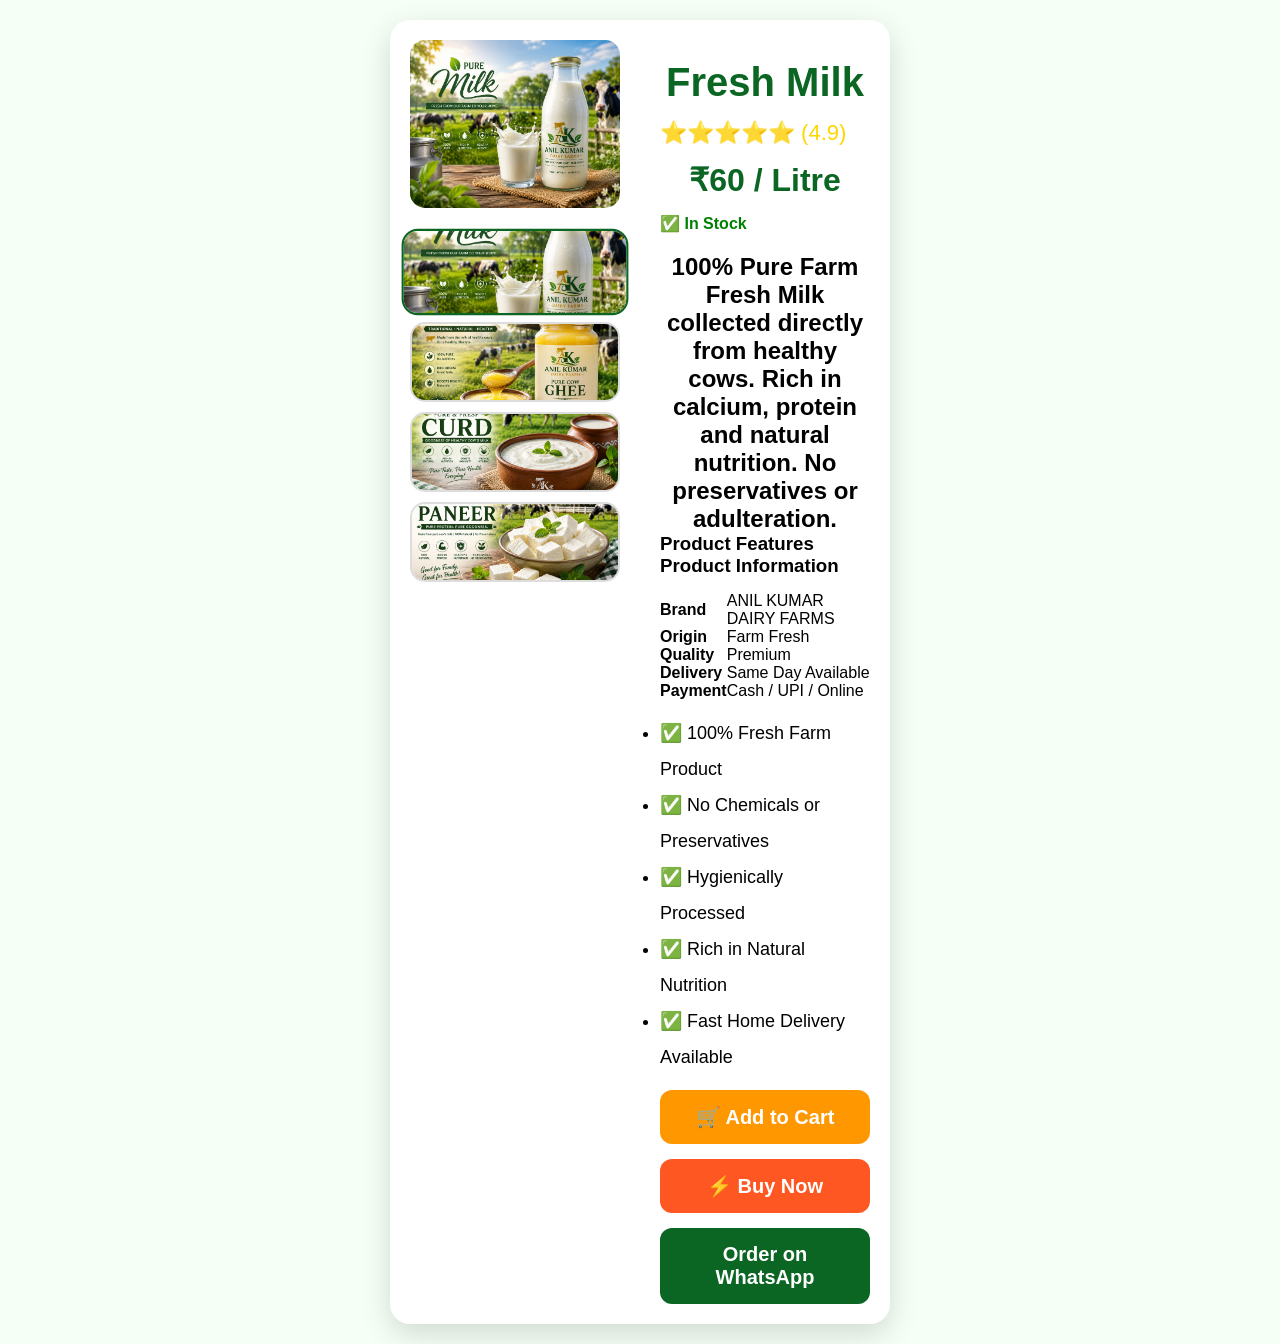
<file: product.html>
<!DOCTYPE html>
<html lang="en">
<head>
<meta charset="UTF-8">
<meta name="viewport" content="width=device-width, initial-scale=1.0">

<title>Product Details | ANIL KUMAR DAIRY FARMS</title>

<link rel="stylesheet" href="style.css">
<style>

body{
background:#f5fff5;
font-family:Arial,sans-serif;
margin:0;
padding:20px;
}

.product-page{
max-width:500px;
margin:auto;
background:#fff;
padding:20px;
border-radius:20px;
box-shadow:0 10px 30px rgba(0,0,0,.15);
}

.product-page img{
width:100%;
border-radius:15px;
}

.product-page h1{
color:#0B6623;
text-align:center;
}

.product-page h2{
text-align:center;
}

.price{
font-size:32px;
font-weight:bold;
text-align:center;
margin:15px 0;
}

.cart-btn,
.whatsapp-btn{

display:block;
width:100%;
padding:15px;
margin-top:15px;
border:none;
border-radius:12px;
font-size:20px;
font-weight:bold;
cursor:pointer;
text-decoration:none;
text-align:center;

}

.cart-btn{
background:#ff9800;
color:white;
}

.whatsapp-btn{
background:#0B6623;
color:white;
}

</style>

</head>

<body>

<div class="product-page">

    <div class="product-left">
        <img id="productImage">

<div class="thumb-gallery">
    <img src="images/milk.png" class="thumb active">
    <img src="images/ghee.png" class="thumb">
    <img src="images/curd.png" class="thumb">
    <img src="images/paneer.png" class="thumb">
</div>
    </div>
    <div class="product-right">

        <h1 id="productName"></h1>

        <div class="rating">
            ⭐⭐⭐⭐⭐ (4.9)
        </div>

        <div class="price" id="productPrice"></div>

        <div class="stock">
            ✅ In Stock
        </div>

        <h2 id="productDesc"></h2>

        <h3>Product Features</h3>

        <h3>Product Information</h3>

<table style="width:100%;border-collapse:collapse;margin-top:15px;">
<tr>
<td><b>Brand</b></td>
<td>ANIL KUMAR DAIRY FARMS</td>
</tr>

<tr>
<td><b>Origin</b></td>
<td>Farm Fresh</td>
</tr>

<tr>
<td><b>Quality</b></td>
<td>Premium</td>
</tr>

<tr>
<td><b>Delivery</b></td>
<td>Same Day Available</td>
</tr>

<tr>
<td><b>Payment</b></td>
<td>Cash / UPI / Online</td>
</tr>
</table>

<ul style="line-height:2;font-size:18px;margin-top:15px;">
    <li>✅ 100% Fresh Farm Product</li>
    <li>✅ No Chemicals or Preservatives</li>
    <li>✅ Hygienically Processed</li>
    <li>✅ Rich in Natural Nutrition</li>
    <li>✅ Fast Home Delivery Available</li>
</ul>

        <button class="cart-btn">
            🛒 Add to Cart
        </button>

        <button class="cart-btn" style="background:#ff5722;">
            ⚡ Buy Now
        </button>

        <a class="whatsapp-btn"
           id="whatsappBtn"
           target="_blank">
           Order on WhatsApp
        </a>

    </div>

</div>

<script>

    const products = {

milk:{
name:"Fresh Milk",
desc:"100% Pure Farm Fresh Milk collected directly from healthy cows. Rich in calcium, protein and natural nutrition. No preservatives or adulteration.",
price:"₹60 / Litre",
image:"images/milk.png"
},

ghee:{
name:"Pure Ghee",
desc:"Traditional homemade cow ghee prepared using authentic methods. Rich aroma, natural taste and premium quality.",
price:"₹900 / Kg",
image:"images/ghee.png"
},

curd:{
name:"Fresh Curd",
desc:"Thick, creamy and healthy homemade curd made from fresh farm milk.",
price:"₹80 / Kg",
image:"images/curd.png"
},

paneer:{
name:"Fresh Paneer",
desc:"Soft, fresh and protein-rich paneer made daily using pure milk.",
price:"₹350 / Kg",
image:"images/paneer.png"
}

};
const params=new URLSearchParams(window.location.search);

const product=params.get("product")||"milk";

const p=products[product];

document.getElementById("productName").innerHTML=p.name;

document.getElementById("productDesc").innerHTML=p.desc;

document.getElementById("productPrice").innerHTML=p.price;

document.getElementById("productImage").src=p.image;

document.getElementById("productImage").alt=p.name;

document.getElementById("whatsappBtn").href=
`https://wa.me/919390922530?text=Hello ANIL KUMAR DAIRY FARMS, I want to order ${p.name}`;

    const mainImage = document.getElementById("productImage");
const thumbs = document.querySelectorAll(".thumb");

thumbs.forEach(thumb => {

    thumb.addEventListener("click", function(){

        mainImage.src = this.src;

        thumbs.forEach(t => t.classList.remove("active"));

        this.classList.add("active");

    });

});
    
</script>
</body>
</html>
</file>
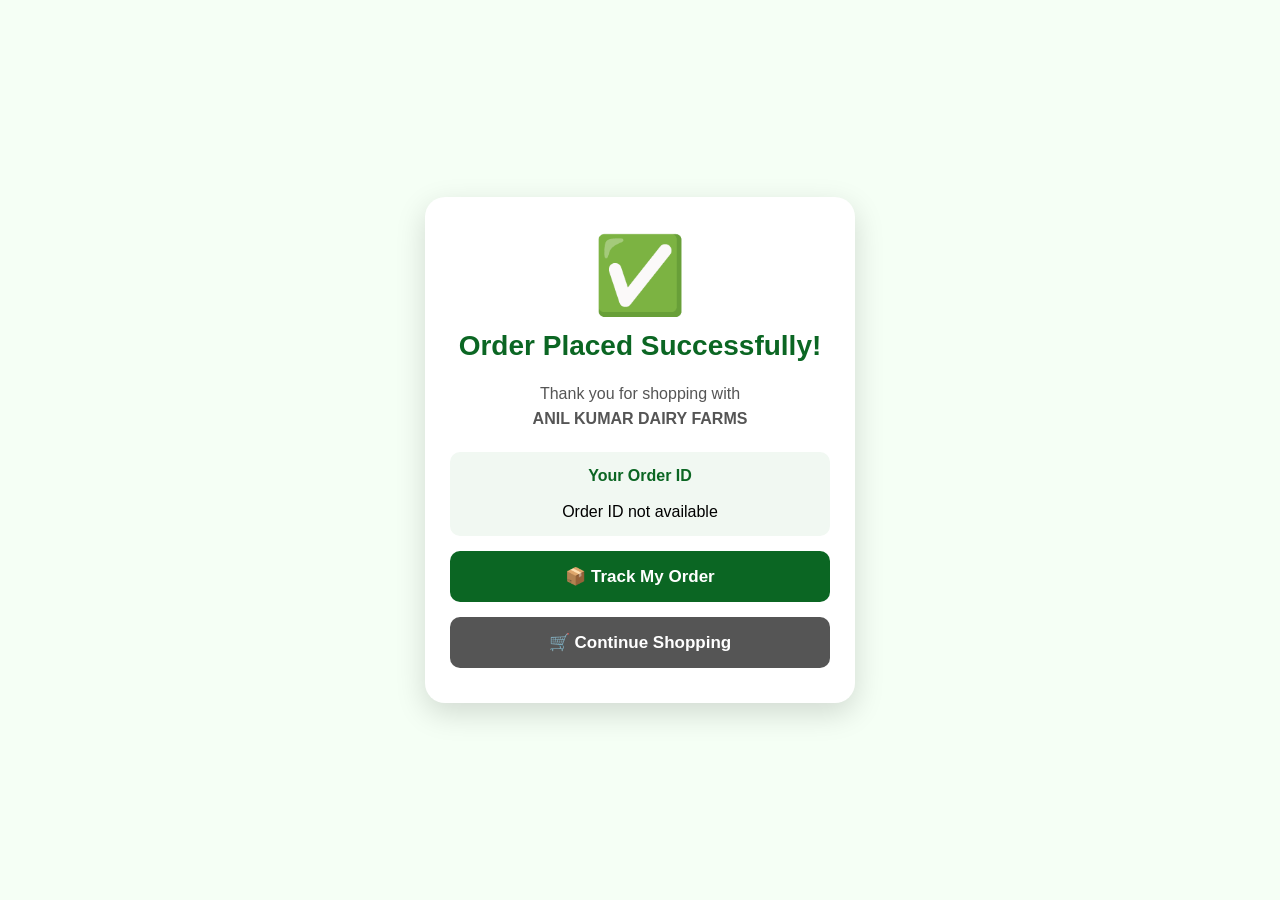
<file: success.html>
<!DOCTYPE html>
<html lang="en">

<head>

<meta charset="UTF-8">

<meta
    name="viewport"
    content="width=device-width, initial-scale=1.0"
>

<title>
    Order Successful | ANIL KUMAR DAIRY FARMS
</title>


<style>

*{
    box-sizing:border-box;
}


body{

    margin:0;

    font-family:
        Arial,
        sans-serif;

    background:#f5fff5;

    min-height:100vh;

    display:flex;

    justify-content:center;

    align-items:center;

    padding:20px;

}


.box{

    background:white;

    padding:35px 25px;

    border-radius:20px;

    box-shadow:
        0 10px 30px
        rgba(0,0,0,.15);

    text-align:center;

    max-width:430px;

    width:100%;

}


.tick{

    font-size:75px;

    color:green;

    animation:
        pop .6s ease;

}


@keyframes pop{

    0%{
        transform:scale(0);
    }

    80%{
        transform:scale(1.2);
    }

    100%{
        transform:scale(1);
    }

}


h1{

    color:#0B6623;

    margin-top:10px;

    font-size:28px;

}


p{

    color:#555;

    line-height:1.6;

}


.order-id-box{

    margin-top:20px;

    background:#f1f8f2;

    padding:15px;

    border-radius:10px;

    word-break:break-all;

}


.order-id-box strong{

    color:#0B6623;

}


button{

    margin-top:15px;

    width:100%;

    padding:15px;

    border:none;

    border-radius:10px;

    background:#0B6623;

    color:white;

    font-size:17px;

    font-weight:bold;

    cursor:pointer;

}


button:hover{

    background:#084d19;

}


.secondary{

    background:#555;

}


.secondary:hover{

    background:#333;

}


</style>

</head>


<body>


<div class="box">


    <div class="tick">
        ✅
    </div>


    <h1>
        Order Placed Successfully!
    </h1>


    <p>

        Thank you for shopping with

        <br>

        <b>
            ANIL KUMAR DAIRY FARMS
        </b>

    </p>


    <div class="order-id-box">

        <strong>
            Your Order ID
        </strong>

        <br><br>

        <span id="orderId">
            Loading...
        </span>

    </div>


    <button
        onclick="trackOrder()"
    >

        📦 Track My Order

    </button>


    <button
        class="secondary"
        onclick="location.href='index.html'"
    >

        🛒 Continue Shopping

    </button>


</div>


<script>


/* =========================================
   GET LAST ORDER ID
========================================= */


const orderId =
    localStorage.getItem(
        "lastOrderId"
    );


const orderIdElement =
    document.getElementById(
        "orderId"
    );


if(orderId){

    orderIdElement.innerText =
        orderId;

}

else{

    orderIdElement.innerText =
        "Order ID not available";

}


/* =========================================
   TRACK ORDER
========================================= */


function trackOrder(){

    const id = String(
        localStorage.getItem("lastOrderId") || ""
    ).trim();

    if(!id){

        alert("Order ID not available.");
        return;

    }

    console.log("Tracking Order ID:", id);

    window.location.href =
        "./track-order.html?orderId=" +
        encodeURIComponent(id);

    }
    
</script>


</body>

</html>
</file>
<file: style.css>
html{
    scroll-behavior:smooth;
}
*{
 
    margin:0;
    padding:0;
    box-sizing:border-box;
    font-family:Arial,sans-serif;
}

body{
    background:#f5fff5;
    padding-top:75px;
}

.hero{
    position:relative;
    width:100%;
    height:550px;
    overflow:hidden;
    display:flex;
    justify-content:center;
    align-items:center;
}
.hero::before{
    content:"";
    position:absolute;
    top:0;
    left:0;
    width:100%;
    height:100%;
    background:rgba(0,0,0,0.35);
    z-index:1;
}

.hero-overlay{
    text-align:center;
    color:white;
}

.hero-overlay h1{
    font-size:60px;
    margin-bottom:20px;
    color:white;
}

.hero-overlay p{
    font-size:24px;
    color:white;
    margin-bottom:35px;
}

.hero-buttons{
    display:flex;
    justify-content:center;
    gap:20px;
    flex-wrap:wrap;
}

.btn{
    background:#0B6623;
    color:white;
    text-decoration:none;
    padding:15px 35px;
    border-radius:8px;
    transition:.3s;
}

.btn:hover{
    background:#15803d;
}

.btn-outline{
    background:transparent;
    border:2px solid white;
}

h1{
    margin-top:20px;
    font-size:38px;
    color:#0b6623;
}

p{
    margin-top:10px;
    font-size:18px;
    color:#555;
}

.btn{
    display:inline-block;
    margin-top:20px;
    padding:12px 25px;
    background:#0b6623;
    color:white;
    text-decoration:none;
    border-radius:8px;
}

.menu-toggle{
    display:none;
    font-size:30px;
    color:white;
    cursor:pointer;
}

.about{
    padding:80px 20px;
    text-align:center;
    background:#ffffff;
    color:#222;
}

.about h2{
    color:#0b6623;
    margin-bottom:20px;
    font-size:38px;
}

.about p{
    color:#444;
    max-width:900px;
    margin:20px auto;
    line-height:1.8;
}

.about-boxes{
    display:flex;
    justify-content:center;
    gap:25px;
    flex-wrap:wrap;
    margin-top:50px;
}

.box{
    width:300px;
    background:#f7f7f7;
    padding:25px;
    border-radius:15px;
    box-shadow:0 5px 15px rgba(0,0,0,.1);
    transition:.3s;
}

.box:hover{
    transform:translateY(-10px);
}

.products{
padding:80px 20px;
background:#f5fff5;
text-align:center;
}

.products h2{
font-size:40px;
margin-bottom:50px;
color:#0B6623;
}

.product-container{
display:flex;
justify-content:center;
flex-wrap:wrap;
gap:30px;
}

.product-card{
position:relative;
background:white;
width:280px;
padding:20px;
border-radius:15px;
box-shadow:0 5px 20px rgba(0,0,0,.1);
transition:.4s;
}

.product-card:hover{
transform:translateY(-10px);
}

.product-card img{
    width:100%;
    height:220px;
    object-fit:cover;
    border-radius:12px;
    transition:0.5s;
}

.product-card:hover img{
    transform:scale(1.08);
}

.product-card h3{
margin:20px 0 10px;
}

.product-card p{
margin-bottom:20px;
}

.product-card a{
display:inline-block;
padding:10px 20px;
background:#0B6623;
color:white;
text-decoration:none;
border-radius:8px;
}

.why{
padding:80px 20px;
text-align:center;
background:white;
}

.why h2{
font-size:40px;
color:#0B6623;
margin-bottom:50px;
}

.why-container{
display:flex;
flex-wrap:wrap;
justify-content:center;
gap:25px;
}

.why-card{
width:260px;
background:#f5fff5;
padding:25px;
border-radius:15px;
box-shadow:0 5px 15px rgba(0,0,0,.1);
transition:.3s;
}

.why-card:hover{
transform:translateY(-10px);
}

.why-card h3{
margin-bottom:15px;
color:#0B6623;
}

.gallery{
    padding:80px 20px;
    background:#f5fff5;
    text-align:center;
}

.gallery h2{
    font-size:40px;
    color:#0B6623;
    margin-bottom:40px;
}

.gallery-grid{
    display:grid;
    grid-template-columns:repeat(auto-fit,minmax(250px,1fr));
    gap:20px;
}

.gallery-grid img{
    width:100%;
    height:180px;
    object-fit:contain;
    background:#fff;
    border-radius:15px;
    transition:.4s;
    cursor:pointer;
}

.gallery-grid img:hover{
    transform:scale(1.05);
}

.whatsapp-float{
    position:fixed;
    bottom:20px;
    right:20px;
    width:60px;
    height:60px;
    background:#25D366;
    color:white;
    border-radius:50%;
    display:flex;
    align-items:center;
    justify-content:center;
    font-size:30px;
    text-decoration:none;
    box-shadow:0 5px 15px rgba(0,0,0,.3);
    z-index:1000;
    transition:.3s;
}

.whatsapp-float:hover{
    transform:scale(1.1);
}

.stats{
display:flex;
justify-content:center;
flex-wrap:wrap;
gap:30px;
padding:80px 20px;
background:#0B6623;
}

.stat-box{
background:white;
padding:30px;
width:220px;
text-align:center;
border-radius:15px;
box-shadow:0 5px 20px rgba(0,0,0,.2);
}

.stat-box h2{
font-size:40px;
color:#0B6623;
margin-bottom:10px;
}

.stat-box p{
font-size:18px;
color:#555;
}

.footer{
    background:#0B6623;
    color:white;
    text-align:center;
    padding:40px 20px;
}

.footer h2{
    margin-bottom:15px;
}

.footer p{
    color:white;
    margin:8px 0;
}

.contact{
    padding:80px 20px;
    text-align:center;
    background:#f5fff5;
}

.contact h2{
    font-size:40px;
    color:#0B6623;
    margin-bottom:30px;
}

.contact-box{
    max-width:600px;
    margin:auto;
    background:white;
    padding:30px;
    border-radius:15px;
    box-shadow:0 5px 20px rgba(0,0,0,.1);
}

.contact-box p{
    margin:15px 0;
    font-size:18px;
}

#topBtn{
position:fixed;
bottom:90px;
right:20px;
display:none;
width:50px;
height:50px;
border:none;
border-radius:50%;
background:#0B6623;
color:#fff;
font-size:22px;
cursor:pointer;
box-shadow:0 4px 10px rgba(0,0,0,.3);
z-index:1000;
}

#topBtn:hover{
background:#15803d;
}

.hero-overlay h1{
    animation:fadeUp 1s ease;
}

.hero-overlay p{
    animation:fadeUp 1.3s ease;
}

.hero-buttons{
    animation:fadeUp 1.6s ease;
}

@keyframes fadeUp{
    from{
        opacity:0;
        transform:translateY(40px);
    }
    to{
        opacity:1;
        transform:translateY(0);
    }
}

.product-card,
.box,
.why-card,
.stat-box{
    transition:all .35s ease;
}

.product-card:hover,
.box:hover,
.why-card:hover,
.stat-box:hover{
    transform:translateY(-12px) scale(1.03);
    box-shadow:0 15px 35px rgba(0,0,0,.2);
}

@media (max-width:768px){
  
  .nav-links{
    display:none;
    flex-direction:column;
    position:absolute;
    top:70px;
    right:20px;
    background:#0B6623;
    padding:20px;
    border-radius:10px;
    gap:15px;
}

.nav-links.active{
    display:flex;
}

.menu-toggle{
    display:block;
}

    .navbar{
        padding:15px 20px;
    }

    .logo span{
        font-size:16px;
    }

    .logo img{
        width:40px;
        height:40px;
    }

    .hero-overlay h1{
        font-size:36px;
    }

    .hero-overlay p{
        font-size:18px;
    }

    .about h2,
    .products h2,
    .why h2,
    .gallery h2,
    .contact h2{
        font-size:30px;
    }

    .product-card,
    .box,
    .why-card,
    .stat-box{
        width:100%;
        max-width:320px;
    }

    .hero-buttons{
        flex-direction:column;
        align-items:center;
    }

    .btn{
        width:220px;
        text-align:center;
    }
}

.lightbox{
    display:none;
    position:fixed;
    z-index:9999;
    left:0;
    top:0;
    width:100%;
    height:100%;
    background:rgba(0,0,0,.9);
    justify-content:center;
    align-items:center;
}

.lightbox-content{
    max-width:90%;
    max-height:90%;
    border-radius:10px;
}

.close{
    position:absolute;
    top:20px;
    right:35px;
    color:white;
    font-size:40px;
    cursor:pointer;
}

.hidden{
    opacity:0;
    transform:translateY(50px);
    transition:all 0.8s ease;
}

.show{
    opacity:1;
    transform:translateY(0);
}


.dark-mode{
    background:#121212;
    color:white;
}

.dark-mode .about,
.dark-mode .products,
.dark-mode .gallery,
.dark-mode .contact,
.dark-mode .why{
    background:#1f1f1f;
    color:white;
}

.dark-mode .box,
.dark-mode .product-card,
.dark-mode .why-card,
.dark-mode .contact-box,
.dark-mode .stat-box{
    background:#2b2b2b;
    color:white;
}

.dark-mode p,
.dark-mode h2,
.dark-mode h3{
    color:white;
}
.contact-box form{
display:flex;
flex-direction:column;
gap:20px;
}

.contact-box input,
.contact-box textarea{
padding:15px;
border:1px solid #ccc;
border-radius:10px;
font-size:16px;
outline:none;
}

.contact-box textarea{
resize:none;
}

.contact-box button{
padding:15px;
background:#0B6623;
color:white;
border:none;
border-radius:10px;
font-size:18px;
cursor:pointer;
transition:.3s;
}

.contact-box button:hover{
background:#15803d;
}

.map-box{
    margin-top:40px;
    border-radius:15px;
    overflow:hidden;
    box-shadow:0 5px 20px rgba(0,0,0,.15);
}

.map-box iframe{
    display:block;
}

#loader{
    position:fixed;
    top:0;
    left:0;
    width:100%;
    height:100%;
    background:#0B6623;
    display:flex;
    justify-content:center;
    align-items:center;
    z-index:99999;
    transition:opacity .6s ease;
}

.loader-content{
    text-align:center;
    color:white;
}

.loader-content h2{
    margin-top:15px;
    font-size:30px;
}

.loader-content p{
    color:white;
    margin-top:10px;
}

.loader-content{
    animation:pulse 1.2s infinite;
}

@keyframes pulse{
    0%{transform:scale(1);}
    50%{transform:scale(1.08);}
    100%{transform:scale(1);}
}

.reviews{
    padding:80px 20px;
    background:#ffffff;
    text-align:center;
}

.reviews h2{
    font-size:40px;
    color:#0B6623;
    margin-bottom:40px;
}

.review-container{
    display:flex;
    justify-content:center;
    flex-wrap:wrap;
    gap:25px;
}

.review-card{
    width:320px;
    background:#f5fff5;
    padding:25px;
    border-radius:15px;
    box-shadow:0 5px 15px rgba(0,0,0,.1);
    transition:.3s;
}

.review-card:hover{
    transform:translateY(-10px);
}

.review-card p{
    margin:20px 0;
    line-height:1.7;
}

.review-card h4{
    color:#0B6623;
}

.faq{
padding:80px 20px;
background:#fff;
text-align:center;
}

.faq h2{
font-size:40px;
color:#0B6623;
margin-bottom:40px;
}

.faq-item{
max-width:800px;
margin:20px auto;
padding:20px;
background:#f5fff5;
border-radius:12px;
box-shadow:0 5px 15px rgba(0,0,0,.1);
text-align:left;
}

.faq-item h3{
color:#0B6623;
margin-bottom:10px;
}

.reveal{
    opacity:0;
    transform:translateY(50px);
    transition:all 0.8s ease;
}

.reveal.active{
    opacity:1;
    transform:translateY(0);
}
.circle-slider{
    position:relative;
    z-index:0;
    width:320px;
    height:320px;
    border-radius:50%;
    overflow:hidden;
    border:8px solid white;
    box-shadow:0 0 40px rgba(255,255,255,.6);
    z-index:2;
}
.slide{
    position:absolute;
    width:100%;
    height:100%;
    object-fit:cover;
    border-radius:50%;
    opacity:0;
    transition:1s;
}

.slide.active{
    opacity:1;
}

.hero-overlay{
    position:relative;
    z-index:2;
}

.review-slider{
    position:relative;
    max-width:700px;
    margin:0 auto;
    overflow:hidden;
}

.review-slide{
    display:none;
    animation:fade 0.8s ease;
}

.review-slide.active{
    display:block;
}

@keyframes fade{
    from{
        opacity:0;
        transform:translateY(20px);
    }
    to{
        opacity:1;
        transform:translateY(0);
    }
}

.welcome{
    padding:10px 20px 60px;
    text-align:center;
    background:#ffffff;
}

.welcome h1{
    font-size:42px;
    color:#0B6623;
    margin-bottom:20px;
}

.welcome p{
    font-size:20px;
    color:#666;
}

/* ===== PREMIUM NAVBAR ===== */

.navbar{
    position:fixed;
    top:0;
    left:0;
    width:100%;
    height:75px;
    display:flex;
    justify-content:space-between;
    align-items:center;
    padding:0 40px;
    background:rgba(255,255,255,.95);
    backdrop-filter:blur(12px);
    -webkit-backdrop-filter:blur(12px);
    box-shadow:0 2px 15px rgba(0,0,0,.08);
    z-index:9999;
}

.logo{
    display:flex;
    align-items:center;
    gap:12px;
}

.logo img{
    width:50px;
    height:50px;
    border-radius:50%;
}

.logo span{
    color:#0B6623;
    font-size:22px;
    font-weight:bold;
}

.nav-links{
    display:flex;
    align-items:center;
    gap:30px;
    list-style:none;
}

.nav-links a{
    color:#222;
    text-decoration:none;
    font-size:16px;
    font-weight:600;
    position:relative;
    transition:.3s;
}

.nav-links a:hover{
    color:#0B6623;
}

.nav-links a::after{
    content:"";
    position:absolute;
    left:0;
    bottom:-6px;
    width:0;
    height:2px;
    background:#0B6623;
    transition:.3s;
}

.nav-links a:hover::after{
    width:100%;
}

.menu-toggle{
    display:none;
    font-size:30px;
    color:#0B6623;
    cursor:pointer;
}

.theme-btn{
    width:42px;
    height:42px;
    border:none;
    border-radius:50%;
    background:#0B6623;
    color:#fff;
    font-size:20px;
    cursor:pointer;
    display:flex;
    align-items:center;
    justify-content:center;
    transition:.3s;
}

.theme-btn:hover{
    transform:rotate(180deg);
}

@media(max-width:768px){

    .navbar{
        padding:0 20px;
    }

    .menu-toggle{
        display:block;
    }

    .nav-links{
        display:none;
        flex-direction:column;
        position:absolute;
        top:75px;
        right:20px;
        width:220px;
        background:#fff;
        padding:20px;
        border-radius:12px;
        box-shadow:0 10px 30px rgba(0,0,0,.15);
        gap:18px;
    }

    .nav-links.active{
        display:flex;
    }
}

@media(min-width:769px){

    .nav-links{
        display:flex !important;
    }

    .menu-toggle{
        display:none;
    }
}

.prev,
.next{
    position:absolute;
    top:50%;
    transform:translateY(-50%);
    width:45px;
    height:45px;
    border:none;
    border-radius:50%;
    background:rgba(255,255,255,.8);
    color:#0B6623;
    font-size:24px;
    cursor:pointer;
    z-index:5;
}

.prev{
    left:20px;
}

.next{
    right:20px;
}

.prev:hover,
.next:hover{
    background:#0B6623;
    color:white;
}

.dots{
    position:absolute;
    bottom:15px;
    left:50%;
    transform:translateX(-50%);
    display:flex;
    gap:10px;
    z-index:5;
}

.dot{
    width:12px;
    height:12px;
    border-radius:50%;
    background:white;
    opacity:.5;
}

.dot.active{
    opacity:1;
    background:#0B6623;
}

.search-box{
    width:90%;
    max-width:400px;
    padding:15px 20px;
    margin:20px auto 40px;
    display:block;
    border:2px solid #0B6623;
    border-radius:30px;
    font-size:18px;
    outline:none;
}

.search-box:focus{
    box-shadow:0 0 15px rgba(11,102,35,.3);
}

.filter-buttons{
    display:flex;
    justify-content:center;
    flex-wrap:wrap;
    gap:10px;
    margin-bottom:30px;
}

.filter-buttons button{
    padding:10px 20px;
    border:none;
    border-radius:25px;
    background:#0B6623;
    color:white;
    cursor:pointer;
    transition:.3s;
}

.filter-buttons button:hover{
    background:#15803d;
    transform:scale(1.05);
}

.rating{
    color:#FFD700;
    font-size:20px;
    margin:10px 0;
}

.cart-btn{
    width:100%;
    padding:14px;
    margin:15px 0;
    background:#ff9800;
    color:white;
    border:none;
    border-radius:10px;
    font-size:18px;
    font-weight:bold;
    cursor:pointer;
    transition:.3s;
}

.cart-btn:hover{
    background:#e68900;
    transform:scale(1.03);
}

.details-btn{
    display:block;
    width:100%;
    padding:14px;
    margin-top:10px;
    background:#0B6623;
    color:white;
    text-decoration:none;
    text-align:center;
    border-radius:10px;
    font-size:18px;
    font-weight:bold;
    transition:.3s;
}

.details-btn:hover{
    background:#15803d;
    transform:scale(1.03);
}

.cart-panel{
position:fixed;
top:0;
right:-420px;
width:380px;
height:100%;
background:#fff;
box-shadow:-5px 0 25px rgba(0,0,0,.25);
z-index:99999;
transition:.4s;
display:flex;
flex-direction:column;
}

.cart-panel.active{
right:0;
}

.cart-header{
display:flex;
justify-content:space-between;
align-items:center;
padding:20px;
background:#0B6623;
color:white;
}

.close-cart{
font-size:30px;
cursor:pointer;
}

#cartItems{
flex:1;
overflow:auto;
padding:20px;
}

.cart-footer{
padding:20px;
border-top:1px solid #ddd;
}

.checkout-btn{
width:100%;
padding:15px;
background:#ff9800;
border:none;
border-radius:10px;
color:white;
font-size:18px;
cursor:pointer;
}

.cart-overlay{
position:fixed;
left:0;
top:0;
width:100%;
height:100%;
background:rgba(0,0,0,.45);
display:none;
z-index:99998;
}

.cart-overlay.active{
display:block;
}
#cartCount{
    background:red;
    color:white;
    border-radius:50%;
    padding:2px 8px;
    font-size:12px;
    margin-left:5px;
    font-weight:bold;
}
.qty-box{
    display:flex;
    justify-content:center;
    align-items:center;
    gap:8px;
    margin-bottom:10px;
}

.qty-box button{
    width:30px;
    height:30px;
    border:none;
    border-radius:50%;
    background:#2ecc71;
    color:#fff;
    font-size:18px;
    cursor:pointer;
}

.qty-value{
    min-width:20px;
    text-align:center;
    font-weight:bold;
}
.hero-overlay{
    position:absolute;
    top:50%;
    left:50%;
    transform:translate(-50%,-50%);
    text-align:center;
    z-index:10;
    color:white;
    width:90%;
}

.hero-overlay h1{
    font-size:55px;
    font-weight:bold;
    text-shadow:2px 2px 15px rgba(0,0,0,.7);
    margin-bottom:15px;
}

.hero-overlay p{
    font-size:22px;
    color:white;
    text-shadow:2px 2px 10px rgba(0,0,0,.7);
    margin-bottom:30px;
}

.hero-buttons{
    display:flex;
    justify-content:center;
    gap:15px;
    flex-wrap:wrap;
}

.hero-buttons .btn{
    padding:15px 30px;
    border-radius:30px;
}

@media(max-width:768px){
    .hero-overlay h1{
        font-size:34px;
    }

    .hero-overlay p{
        font-size:18px;
    }
}

.buy-btn{
    width:100%;
    padding:14px;
    margin:10px 0;
    background:#FFA41C;
    color:#111;
    border:none;
    border-radius:10px;
    font-size:18px;
    font-weight:bold;
    cursor:pointer;
    transition:.3s;
}

.buy-btn:hover{
    background:#ff8f00;
}

/* ===== QUICK VIEW POPUP ===== */

.quick-view{
    position:fixed;
    top:0;
    left:0;
    width:100%;
    height:100%;
    background:rgba(0,0,0,.7);
    display:none;
    justify-content:center;
    align-items:center;
    z-index:99999;
}

.quick-view.active{
    display:flex;
}

.quick-content{
    width:90%;
    max-width:450px;
    background:#fff;
    border-radius:20px;
    padding:25px;
    text-align:center;
    position:relative;
    animation:popup .3s ease;
}

.quick-content img{
    width:100%;
    max-height:250px;
    object-fit:contain;
    margin-bottom:20px;
}

.close-quick{
    position:absolute;
    top:15px;
    right:20px;
    font-size:32px;
    cursor:pointer;
    color:#333;
}

@keyframes popup{
    from{
        transform:scale(.8);
        opacity:0;
    }
    to{
        transform:scale(1);
        opacity:1;
    }
}
.wishlist-btn.active{
    background:#ff1744;
    color:#fff;
    transform:scale(1.1);
}

.product-page{
max-width:1200px;
margin:40px auto;
display:flex;
gap:40px;
background:#fff;
padding:30px;
border-radius:20px;
box-shadow:0 10px 30px rgba(0,0,0,.15);
}

.product-left{
flex:1;
}

.product-left img{
width:100%;
border-radius:15px;
cursor:zoom-in;
}

.product-right{
flex:1;
}

.product-right h1{
font-size:40px;
margin-bottom:15px;
}

.price{
font-size:35px;
font-weight:bold;
color:#0B6623;
margin:20px 0;
}

.rating{
font-size:22px;
color:gold;
margin-bottom:15px;
}

.stock{
color:green;
font-weight:bold;
margin-bottom:20px;
}

@media(max-width:768px){

.product-page{
flex-direction:column;
}

.product-right h1{
font-size:30px;
}

}
.thumb-gallery{
display:flex;
justify-content:center;
gap:10px;
margin-top:20px;
flex-wrap:wrap;
}

.thumb{
width:80px;
height:80px;
object-fit:cover;
border:2px solid #ddd;
border-radius:10px;
cursor:pointer;
transition:.3s;
}

.thumb:hover,
.thumb.active{
border:2px solid #0B6623;
transform:scale(1.08);
      }
</file>
